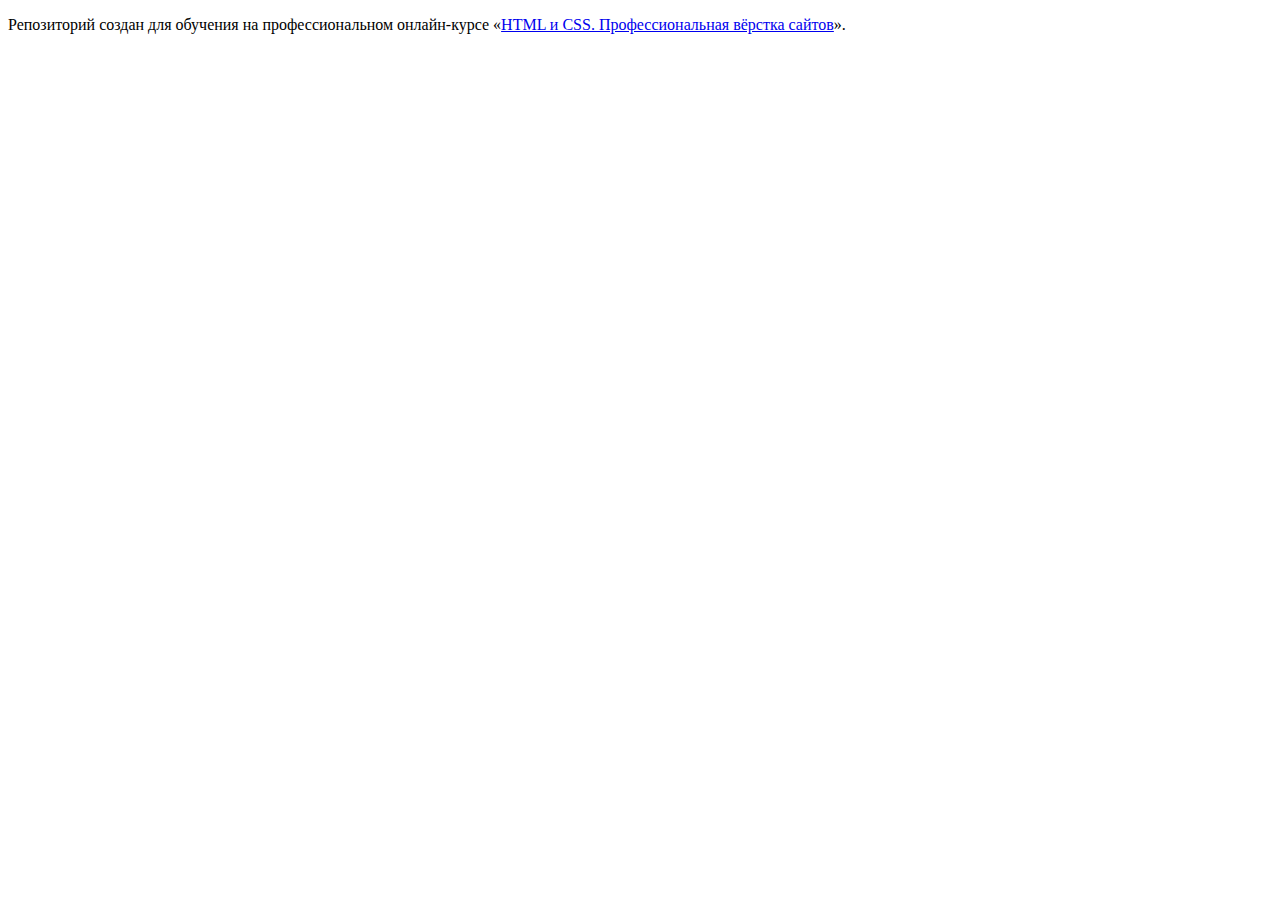
<file: index.html>
<!DOCTYPE html>
<html lang="ru">
  <head>
    <meta charset="utf-8">
    <title>HTML Academy: {{projectTitle}}</title>
  </head>
  <body>

    <p>Репозиторий создан для обучения на профессиональном онлайн‑курсе «<a href="https://htmlacademy.ru/intensive/htmlcss">HTML и CSS. Профессиональная вёрстка сайтов</a>».</p>

  </body>
</html>
</file>
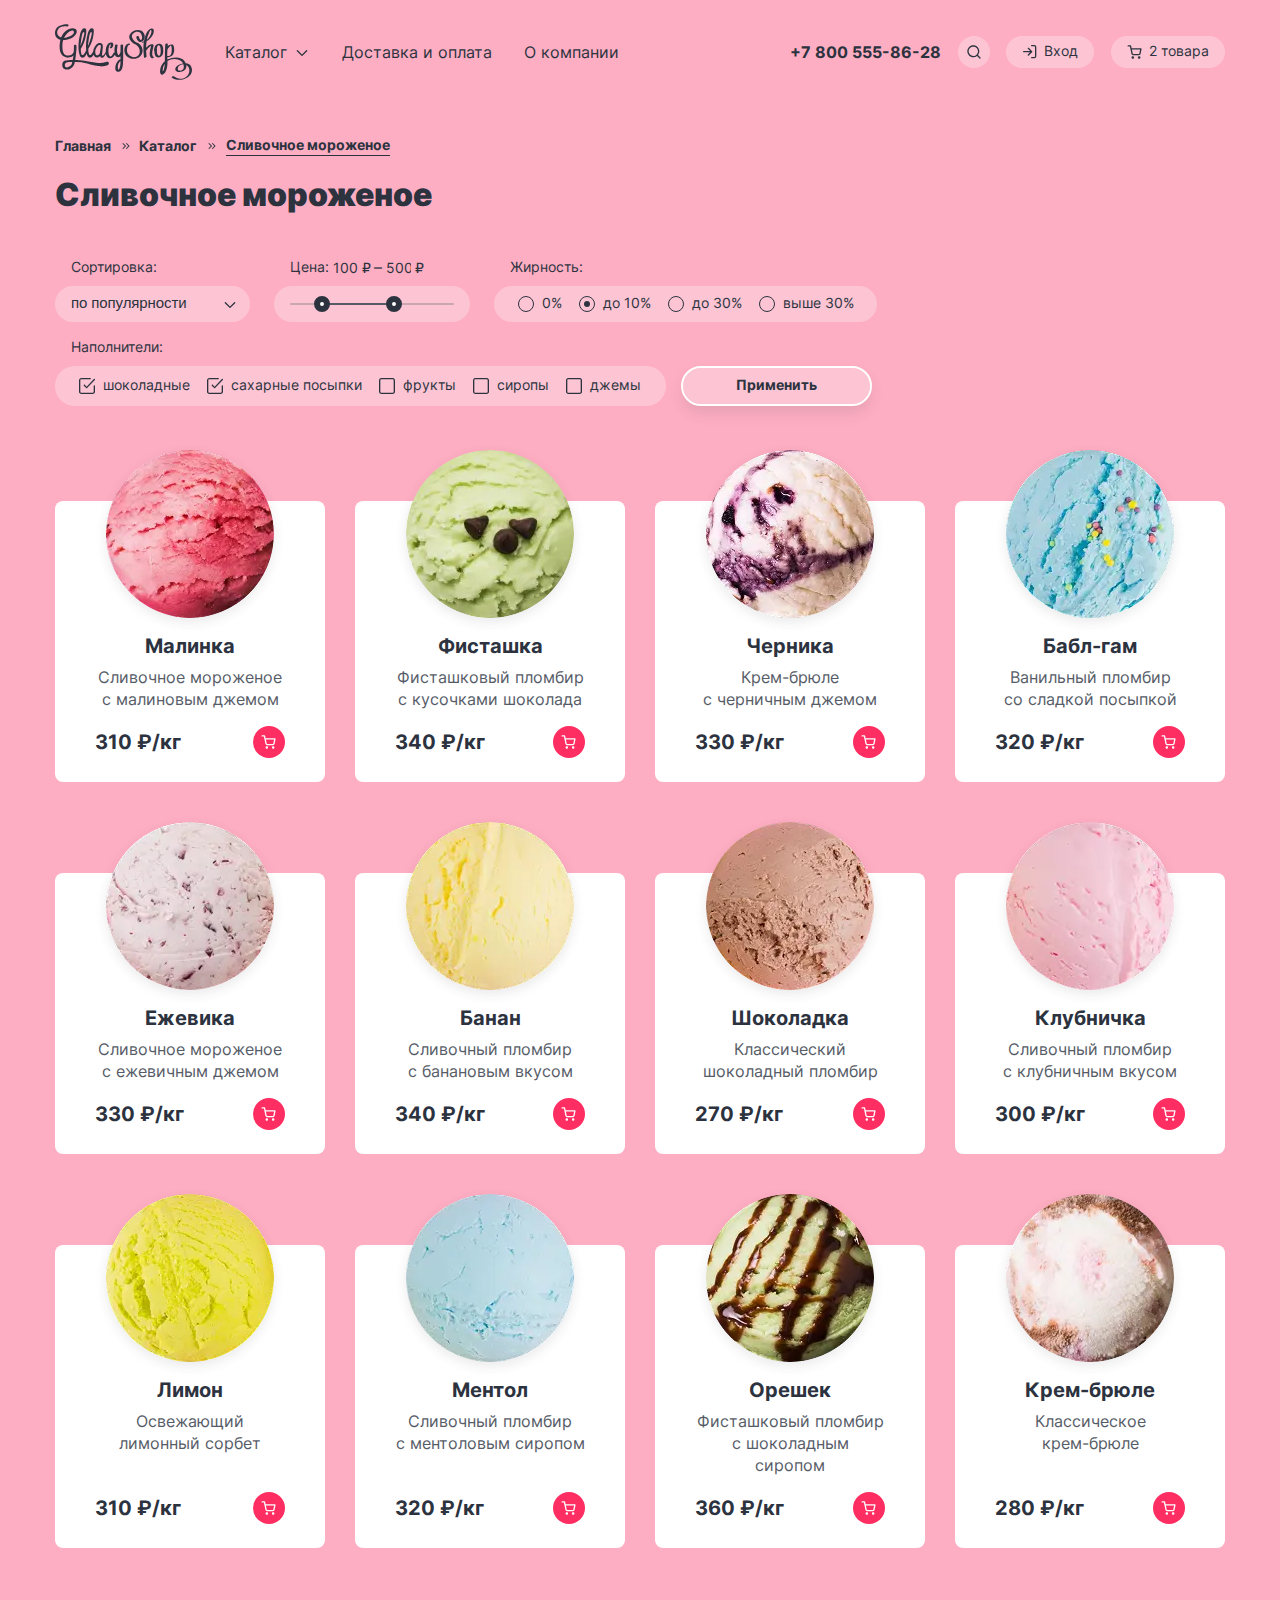
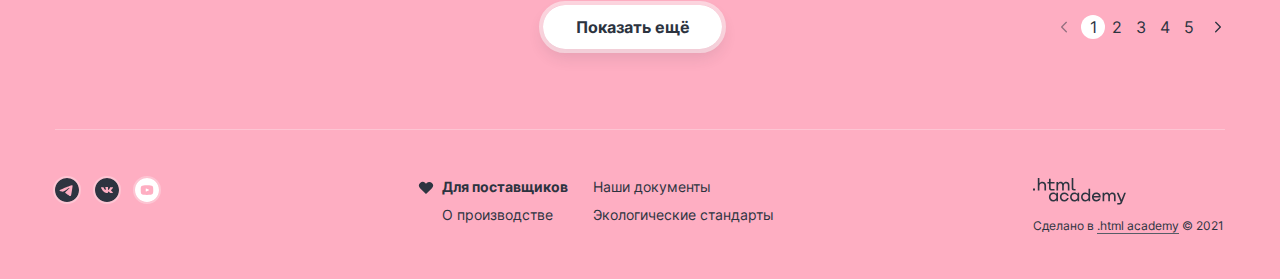
<file: catalog.html>
<!DOCTYPE html>
<html lang="ru">
<head>
  <meta charset="utf-8">
  <meta name="viewport" content="width=1170" />
  <title>HTML Academy: Gllacy - Сливочное мороженое</title>
  <link rel="icon" type="image/png" href="img/favicon/32.png">
  <link rel="icon" type="image/svg+xml" href="img/favicon/32.svg">
  <link rel="apple-touch-icon" href="img/favicon/152.png">
  <link rel="stylesheet" href="./style/style.css">
</head>
  <body class="main-body">
    <div class="container container-main">
      <header class="main-header">
        <div class="container-left">
          <a class="logo" href="index.html">
            <img class="logo-img" src="img/logo/logo.svg" width="137" height="56" alt="Gllacy - Магазин мороженного">
          </a>
          <nav class="menu">
            <ul class="menu-list">
              <li class="menu-list__item">
                <a href="" class="menu-list__link menu-list__link--dropdown">Каталог</a>
                <ul class="menu-list dropdown">
                  <li class="dropdown__item">
                    <a class="dropdown-link dropdown-link--new">Новинки</a>
                  </li>
                  <li class="dropdown__item">
                    <a class="dropdown-link" href="#product">Сливочное</a>
                  </li>
                  <li class="dropdown__item">
                    <a class="dropdown-link" href="#product">Щербеты</a>
                  </li>
                  <li class="dropdown__item">
                    <a class="dropdown-link" href="#product">Фруктовый лед</a>
                  </li>
                  <li class="dropdown__item">
                    <a class="dropdown-link" href="#product">Мелорин</a>
                  </li>
                </ul>
              </li>
              <li class="menu-list__item">
                <a class="menu-list__link" href="#delivery">Доставка и оплата</a>
              </li>
              <li class="menu-list__item">
                <a class="menu-list__link" href="#company">О компании</a>
              </li>
            </ul>
          </nav>
        </div>
        <div class="container-right">
          <a class="number-telephone" href="tel:+78005558628">+7 800 555-86-28</a>
          <form class="form-search" action="/" method="POST">
            <button class="header-button form-search__button" type="button">
              <span class="visually-hidden">Кнопка поиск</span>
            </button>
            <label class="dropdown">
              <input class="input form-search__input" id="search" type="search" placeholder="Поиск по сайту">
            </label>
          </form>
          <div class="container-login">
            <a class="header-button button-login" href="">
              <span class="visually-hidden">Вход в личный кабинет</span>
              Вход
            </a>
            <div class="dropdown dropdown-login">
              <p class="title-three dropdown-login__title">Личный кабинет</p>
              <form class="dropdown-login__form" action="/" method="POST">
                <label class="visually-hidden" for="email-login">
                  Введите email
                </label>
                <input class="input dropdown-login__input" id="email-login" type="email" name="email-login" placeholder="email@example.com" required>
                <label class="visually-hidden" for="password-login">
                  Введите ваш пароль
                </label>
                <input class="input dropdown-login__input" id="password-login" type="password" name="password-login" autocomplete="off" required>
                <div class="dropdown-login__buttons">
                  <button class="button-other dropdown-login__button" type="submit">Войти</button>
                  <div class="dropdown-login__forgot">
                    <a class="dropdown-login__link" href="">Забыли пароль?</a>
                    <a class="dropdown-login__link" href="">Регистрация</a>
                  </div>
                </div>
              </form>
            </div>
          </div>
          <div class="container-cart">
            <a class="header-button button-cart" href="#cart">
              <span class="visually-hidden">В корзине - </span>
              2 товара
            </a>
            <div class="dropdown dropdown-cart">
              <p class="dropdown__title title-three">Корзина</p>
              <ul class="dropdown-cart__list">
                <li class="dropdown-cart__item">
                  <div class="dropdown-cart__info">
                    <p class="title-five dropdown-cart__title">Малинка</p>
                    <p class="dropdown-cart__calculate">1 кг х 310 ₽</p>
                  </div>
                  <picture class="dropdown-cart__media">
                    <source type="image/webp" srcset="img/product/product-1.webp, img/product/product-1@2x.webp 2x">
                    <img class="dropdown-cart__image" src="img/product/product-1.png" srcset="img/product/product-1@2x.png 2x" width="46" height="46" alt="Мороженое - Малинка">
                  </picture>
                  <p class="title-five dropdown-cart__total">310
                    <span class="dropdown-cart__currency">₽</span>
                  </p>
                  <button class="button-close dropdown-cart__delete" type="button">
                        <span class="visually-hidden">
                          Удалить товар
                        </span>
                  </button>
                </li>
                <li class="dropdown-cart__item">
                  <div class="dropdown-cart__info">
                    <p class="title-five dropdown-cart__title">Бабл-гам</p>
                    <p class="dropdown-cart__calculate">1,5 кг х 320 ₽</p>
                  </div>
                  <picture class="dropdown-cart__media">
                    <source type="image/webp" srcset="img/product/product-4.webp, img/product/product-4@2x.webp 2x">
                    <img class="dropdown-cart__image" src="img/product/product-4.png" srcset="img/product/product-4@2x.png 2x" width="46" height="46" alt="Мороженое Бабл-гам">
                  </picture>
                  <p class="title-five dropdown-cart__total">480
                    <span class="dropdown-cart__currency">₽</span>
                  </p>
                  <button class="button-close dropdown-cart__delete" type="button"></button>
                </li>
              </ul>
              <div class="dropdown-cart__total-price">
                <a class="button-other dropdown-cart__button" href="#order">Оформить заказ</a>
                <p class="dropdown-cart__total title-five">
                  <span>Итого:</span>
                  <span>790 <span class="dropdown-cart__currency">₽</span></span>
                </p>
              </div>
            </div>
          </div>
        </div>
      </header>
      <main class="main">
        <h1 class="visually-hidden">Каталог сливочного мороженного</h1>
        <section class="catalog">
          <header class="catalog__header">
            <h2 class="catalog__title title-two">Сливочное мороженое</h2>
            <ul class="breadcrumbs">
              <li class="breadcrumbs__item">
                <a class="breadcrumbs__link" href="index.html">Главная</a>
              </li>
              <li  class="breadcrumbs__item">
                <a class="breadcrumbs__link" href="">Каталог</a>
              </li>
              <li class="breadcrumbs__item">
                <a class="breadcrumbs__link breadcrumbs__link--active">Сливочное мороженое</a>
              </li>
            </ul>
          </header>
          <form class="filter" action="/" method="GET">
            <fieldset class="filter__container">
              <legend class="visually-hidden" aria-hidden="true">Сортировка:</legend>
              <label for="sort_by" class="filter__title">Сортировка:</label>
              <select class="filter__container-input select" name="sort-by" id="sort_by">
                <option value="popularity" selected>по популярности</option>
                <option value="price">по цене</option>
              </select>
            </fieldset>
            <fieldset class="filter__container toggle-price">
              <legend class="visually-hidden">Цена:</legend>
              <div class="toggle-price__minmax">
                <span class="filter__title" aria-hidden="true">Цена:</span>
                <label class="toggle-price__min">
                  <span class="visually-hidden">от</span>
                  <input class="toggle-price__min-input" type="number" name="min-price-range" value="100" min="100" max="500">
                </label>
                <label class="toggle-price__max">
                  <span class="visually-hidden">до</span>
                  <input class="toggle-price__max-input" type="number" name="max-price-range" value="500" min="100" max="500">
                </label>
              </div>
              <div class="filter__container-input">
                <div class="toggle-range">
                  <div class="toggle-range__slider">
                    <div class="toggle-range__visual-total"></div>
                  </div>
                  <button class="toggle-range__button toggle-range__button--min" type="button">
                    <span class="visually-hidden">Изменить минимальную цену</span>
                  </button>
                  <button class="toggle-range__button toggle-range__button--max" type="button">
                    <span class="visually-hidden">Изменить максимальную цену</span>
                  </button>
                </div>
              </div>
            </fieldset>
            <fieldset class="filter__container">
              <legend class="filter__title">Жирность:</legend>
              <div class="filter__container-input radio">
                <label class="radio__container">
                  <input class="visually-hidden" type="radio" name="fat-content" value="0">
                  <span class="radio__input"></span>
                  <span class="radio__value">0%</span>
                </label>
                <label class="radio__container">
                  <input class="visually-hidden" type="radio" name="fat-content" value="10" checked>
                  <span class="radio__input"></span>
                  <span class="radio__value">до 10% </span>
                </label>
                <label class="radio__container">
                  <input class="visually-hidden" type="radio" name="fat-content" value="30">
                  <span class="radio__input"></span>
                  <span class="radio__value">до 30% </span>
                </label>
                <label class="radio__container">
                  <input class="visually-hidden" type="radio" name="fat-content" value="30+">
                  <span class="radio__input"></span>
                  <span class="radio__value">выше 30%</span>
                </label>
              </div>
            </fieldset>
            <fieldset class="filter__container">
              <legend class="filter__title">Наполнители:</legend>
              <div class="filter__container-input checkbox">
                <label class="checkbox__container">
                  <input class="visually-hidden" type="checkbox" name="fillers" value="chocolate" checked>
                  <span class="checkbox__input"></span>
                  <span class="checkbox__value">шоколадные</span>
                </label>
                <label class="checkbox__container">
                  <input class="visually-hidden" type="checkbox" name="fillers" value="sugar-sprinkles" checked>
                    <span class="checkbox__input"></span>
                  <span class="checkbox__value">сахарные посыпки</span>
                </label>
                <label class="checkbox__container">
                  <input class="visually-hidden" type="checkbox" name="fillers" value="fruits">
                  <span class="checkbox__input"></span>
                  <span class="checkbox__value">фрукты</span>
                </label>
                <label class="checkbox__container">
                  <input class="visually-hidden" type="checkbox" name="fillers" value="syrups">
                  <span class="checkbox__input"></span>
                  <span class="checkbox__value">сиропы</span>
                </label>
                <label class="checkbox__container">
                  <input class="visually-hidden" type="checkbox" name="fillers" value="jams">
                  <span class="checkbox__input"></span>
                  <span class="checkbox__value">джемы</span>
                </label>
              </div>
            </fieldset>
            <button class="button filter__button" type="submit"
            >Применить</button>
          </form>
          <div class="catalog__products">
            <article class="product">
              <div class="product__content">
                <h3 class="product__title title-four">Малинка</h3>
                <p class="product__description">Сливочное мороженое с малиновым джемом</p>
              </div>
              <div class="product__price">
                <p class="title-four">310
                  <span class="product__currency">₽</span>
                  /
                  <span class="product__weight">кг</span>
                </p>
                <a class="product__button product__button--cart" href="">
                  <span class="visually-hidden">Положить в корзину</span>
                </a>
              </div>
              <picture class="product__media">
                <source type="image/webp" srcset="img/product/product-1.webp, img/product/product-1@2x.webp 2x">
                <img class="product__image" src="img/product/product-1.png" srcset="img/product/product-1@2x.png 2x" width="168" height="168" alt="Мороженое Малинка">
              </picture>
            </article>
            <article class="product">
              <div class="product__content">
                <h3 class="product__title title-four">Фисташка</h3>
                <p class="product__description">Фисташковый пломбир с кусочками шоколада</p>
              </div>
              <div class="product__price">
                <p class="title-four">340
                  <span class="product__currency">₽</span>
                  /
                  <span class="product__weight">кг</span>
                </p>
                <a class="product__button product__button--cart" href="">
                  <span class="visually-hidden">Положить в корзину</span>
                </a>
              </div>
              <picture class="product__media">
                <source type="image/webp" srcset="img/product/product-2.webp, img/product/product-2@2x.webp 2x">
                <img class="product__image" src="img/product/product-2.png" srcset="img/product/product-2@2x.png 2x" width="168" height="168" alt="Мороженое Фисташка">
              </picture>
            </article>
            <article class="product">
              <div class="product__content">
                <h3 class="product__title title-four">Черника</h3>
                <p class="product__description">Крем-брюле <br>с черничным джемом</p>
              </div>
              <div class="product__price">
                <p class="title-four">330
                  <span class="product__currency">₽</span>
                  /
                  <span class="product__weight">кг</span>
                </p>
                <a class="product__button product__button--cart" href="">
                  <span class="visually-hidden">Положить в корзину</span>
                </a>
              </div>
              <picture class="product__media">
                <source type="image/webp" srcset="img/product/product-3.webp, img/product/product-3@2x.webp 2x">
                <img class="product__image" src="img/product/product-3.png" srcset="img/product/product-3@2x.png 2x" width="168" height="168" alt="Мороженое Черника">
              </picture>
            </article>
            <article class="product">
              <div class="product__content">
                <h3 class="product__title title-four">Бабл-гам</h3>
                <p class="product__description">Ванильный пломбир <br>со сладкой посыпкой</p>
              </div>
              <div class="product__price">
                <p class="title-four">320
                  <span class="product__currency">₽</span>
                  /
                  <span class="product__weight">кг</span>
                </p>
                <a class="product__button product__button--cart" href="">
                  <span class="visually-hidden">Положить в корзину</span>
                </a>
              </div>
              <picture class="product__media">
                <source type="image/webp" srcset="img/product/product-4.webp, img/product/product-4@2x.webp 2x">
                <img class="product__image" src="img/product/product-4.png" srcset="img/product/product-4@2x.png 2x" width="168" height="168" alt="Мороженое Бабл-гам">
              </picture>
            </article>
            <article class="product">
              <div class="product__content">
                <h3 class="product__title title-four">Ежевика</h3>
                <p class="product__description">Сливочное мороженое с ежевичным джемом</p>
              </div>
              <div class="product__price">
                <p class="title-four">330
                  <span class="product__currency">₽</span>
                  /
                  <span class="product__weight">кг</span>
                </p>
                <a class="product__button product__button--cart" href="">
                  <span class="visually-hidden">Положить в корзину</span>
                </a>
              </div>
              <picture class="product__media">
                <source type="image/webp" srcset="img/product/product-5.webp, img/product/product-5@2x.webp 2x">
                <img class="product__image" src="img/product/product-5.png" srcset="img/product/product-5@2x.png 2x" width="168" height="168" alt="Мороженое Ежевика">
              </picture>
            </article>
            <article class="product">
              <div class="product__content">
                <h3 class="product__title title-four">Банан</h3>
                <p class="product__description">Сливочный пломбир <br>с банановым вкусом</p>
              </div>
              <div class="product__price">
                <p class="title-four">340
                  <span class="product__currency">₽</span>
                  /
                  <span class="product__weight">кг</span>
                </p>
                <a class="product__button product__button--cart" href="">
                  <span class="visually-hidden">Положить в корзину</span>
                </a>
              </div>
              <picture class="product__media">
                <source type="image/webp" srcset="img/product/product-6.webp, img/product/product-6@2x.webp 2x">
                <img class="product__image" src="img/product/product-6.png" srcset="img/product/product-6@2x.png 2x" width="168" height="168" alt="Мороженое Банан">
              </picture>
            </article>
            <article class="product">
              <div class="product__content">
                <h3 class="product__title title-four">Шоколадка</h3>
                <p class="product__description">Классический шоколадный пломбир</p>
              </div>
              <div class="product__price">
                <p class="title-four">270
                  <span class="product__currency">₽</span>
                  /
                  <span class="product__weight">кг</span>
                </p>
                <a class="product__button product__button--cart" href="">
                  <span class="visually-hidden">Положить в корзину</span>
                </a>
              </div>
              <picture class="product__media">
                <source type="image/webp" srcset="img/product/product-7.webp, img/product/product-7@2x.webp 2x">
                <img class="product__image" src="img/product/product-7.png" srcset="img/product/product-7@2x.png 2x" width="168" height="168" alt="Мороженое Шоколадка">
              </picture>
            </article>
            <article class="product">
              <div class="product__content">
                <h3 class="product__title title-four">Клубничка</h3>
                <p class="product__description">Сливочный пломбир <br>с клубничным вкусом</p>
              </div>
              <div class="product__price">
                <p class="title-four">300
                  <span class="product__currency">₽</span>
                  /
                  <span class="product__weight">кг</span>
                </p>
                <a class="product__button product__button--cart" href="">
                  <span class="visually-hidden">Положить в корзину</span>
                </a>
              </div>
              <picture class="product__media">
                <source type="image/webp" srcset="img/product/product-8.webp, img/product/product-8@2x.webp 2x">
                <img class="product__image" src="img/product/product-8.png" srcset="img/product/product-8@2x.png 2x" width="168" height="168" alt="Мороженое Клубничка">
              </picture>
            </article>
            <article class="product">
              <div class="product__content">
                <h3 class="product__title title-four">Лимон</h3>
                <p class="product__description">Освежающий лимонный сорбет</p>
              </div>
              <div class="product__price">
                <p class="title-four">310
                  <span class="product__currency">₽</span>
                  /
                  <span class="product__weight">кг</span>
                </p>
                <a class="product__button product__button--cart" href="">
                  <span class="visually-hidden">Положить в корзину</span>
                </a>
              </div>
              <picture class="product__media">
                <source type="image/webp" srcset="img/product/product-9.webp, img/product/product-9@2x.webp 2x">
                <img class="product__image" src="img/product/product-9.png" srcset="img/product/product-9@2x.png 2x" width="168" height="168" alt="Мороженое Лимон">
              </picture>
            </article>
            <article class="product">
              <div class="product__content">
                <h3 class="product__title title-four">Ментол</h3>
                <p class="product__description">Сливочный пломбир<br> с ментоловым сиропом</p>
              </div>
              <div class="product__price">
                <p class="title-four">320
                  <span class="product__currency">₽</span>
                  /
                  <span class="product__weight">кг</span>
                </p>
                <a class="product__button product__button--cart" href="">
                  <span class="visually-hidden">Положить в корзину</span>
                </a>
              </div>
              <picture class="product__media">
                <source type="image/webp" srcset="img/product/product-10.webp, img/product/product-10@2x.webp 2x">
                <img class="product__image" src="img/product/product-10.png" srcset="img/product/product-10@2x.png 2x" width="168" height="168" alt="Мороженое Ментол">
              </picture>
            </article>
            <article class="product">
              <div class="product__content">
                <h3 class="product__title title-four">Орешек</h3>
                <p class="product__description">Фисташковый пломбир с шоколадным сиропом</p>
              </div>
              <div class="product__price">
                <p class="title-four">360
                  <span class="product__currency">₽</span>
                  /
                  <span class="product__weight">кг</span>
                </p>
                <a class="product__button product__button--cart" href="">
                  <span class="visually-hidden">Положить в корзину</span>
                </a>
              </div>
              <picture class="product__media">
                <source type="image/webp" srcset="img/product/product-11.webp, img/product/product-11@2x.webp 2x">
                <img class="product__image" src="img/product/product-11.png" srcset="img/product/product-11@2x.png 2x" width="168" height="168" alt="Мороженое Орешек">
              </picture>
            </article>
            <article class="product">
              <div class="product__content">
                <h3 class="product__title title-four">Крем-брюле</h3>
                <p class="product__description">Классическое <br>крем-брюле</p>
              </div>
              <div class="product__price">
                <p class="title-four">280
                  <span class="product__currency">₽</span>
                  /
                  <span class="product__weight">кг</span>
                </p>
                <a class="product__button product__button--cart" href="">
                  <span class="visually-hidden">Положить в корзину</span>
                </a>
              </div>
              <picture class="product__media">
                <source type="image/webp" srcset="img/product/product-12.webp, img/product/product-12@2x.webp 2x">
                <img class="product__image" src="img/product/product-12.png" srcset="img/product/product-12@2x.png 2x" width="168" height="168" alt="Мороженое Крем-брюле">
              </picture>
            </article>
          </div>
          <footer class="catalog__footer">
            <button class="button button--more" type="button">Показать ещё</button>
            <ul class="pagination">
              <li class="pagination__item pagination__item--button">
                <button class="pagination__button pagination__button-prev" type="button" disabled>
                  <span class="visually-hidden">Предыдущая страница</span>
                </button>
              </li>
              <li class="pagination__item">
                <a class="pagination__button pagination__button--active" href="">1</a>
              </li>
              <li class="pagination__item">
                <a class="pagination__button" href="">2</a>
              </li>
              <li class="pagination__item">
                <a class="pagination__button" href="">3</a>
              </li>
              <li class="pagination__item">
                <a class="pagination__button" href="">4</a>
              </li>
              <li class="pagination__item">
                <a class="pagination__button" href="">5</a>
              </li>
              <li class="pagination__item pagination__item--button">
                <button class="pagination__button pagination__button-next" type="button">
                  <span class="visually-hidden">Следующая страница</span>
                </button>
              </li>
            </ul>
          </footer>
        </section>
      </main>
      <footer class="main-footer" >
        <ul class="social main-footer__social">
          <li class="social__item">
            <a class="social__link social__link--telegram" href="https://t.me/htmlacademy">
              <span class="visually-hidden">Телеграмм</span>
            </a>
          </li>
          <li class="social__item">
            <a class="social__link social__link--vk" href="https://vk.com/htmlacademy">
              <span class="visually-hidden">Вконтакте</span>
            </a>
          </li>
          <li class="social__item">
            <a class="social__link social__link--youtube" href="https://www.youtube.com/user/htmlacademyru">
              <span class="visually-hidden">Youtube</span>
            </a>
          </li>
        </ul>
        <ul class="footer-menu">
          <li class="footer-menu__item footer-menu__item--favorite">
            <a class="footer-menu__link" href="">Для поставщиков</a>
          </li>
          <li class="footer-menu__item">
            <a class="footer-menu__link" href="">Наши документы</a>
          </li>
          <li class="footer-menu__item ">
            <a class="footer-menu__link" href="">О производстве</a>
          </li>
          <li class="footer-menu__item">
            <a class="footer-menu__link" href="">Экологические стандарты</a>
          </li>
        </ul>
        <div class="copyright main-footer__copyright">
          <a class="copyright__logo-link" href="https://htmlacademy.ru/">
            <img class="copyright__logo-img" src="img/logo/logo-htmlacademy.svg" width="93" height="27" alt="Логотип обучающего центра - htmlacademy">
          </a>
          <p class="copyright__text">
            Сделано в <a class="copyright__link" href="https://htmlacademy.ru/">.html academy</a> © 2021
          </p>
        </div>
      </footer>
    </div>
  <script src="js/main.js" type="module"></script>
  </body>
</html>
</file>
<file: style/style.css>
@font-face {
  font-family: 'inter';
  src: url('../fonts/inter-400.woff2') format('woff2');
  font-weight: 400;
  font-display: swap;
}
@font-face {
  font-family: 'inter';
  src: url('../fonts/inter-700.woff2') format('woff2');
  font-weight: 500;
  font-display: swap;
}
@font-face {
  font-family: 'inter';
  src: url('../fonts/inter-900.woff2') format('woff2');
  font-weight: 700;
  font-display: swap;
}
@font-face {
  font-family: 'inter';
  src: url('../fonts/Inter-900-for-rub.woff2') format('woff2');
  font-weight: 900;
  font-display: swap;
}
:root {
  --basic-color-extradark: hsla(218, 17%, 21%, 1);
  --basic-color-dark: hsla(218, 9%, 37%, 1);
  --basic-color-darklight: hsla(218, 9%, 37%, 0.3);
  --basic-color-neutral: hsla(0, 0%, 73%, 1);
  --basic-color-light: hsla(0, 0%, 91%, 1);
  --basic-color-lighter: hsla(0, 0%, 99%, 0.50);
  --basic-color-extralighter: hsla(0, 0%, 99%, 0.30);
  --basic-color-extralight: hsla(0, 0%, 99%, 1);
  --basic-color-white: hsla(0, 0%, 100%, 1);

  --additional-color-extrabright: hsla(345, 100%, 59%, 1);
  --additional-color-bright: hsla(345, 100%, 65%, 1);
  --additional-color-neutral: hsla(345, 100%, 73%, 1);
  --additional-color-light: hsla(345, 98%, 84%, 1);
  --additional-color-extralight: hsla(345, 100%, 90%, 1);
  --additional-color-blue: hsla(214, 100%, 71%, 1);
  --additional-color-yellow: hsla(42, 97%, 65%, 1);

  --status-error: hsla(0, 78%, 62%, 1);
  --status-warning: hsla(29, 98%, 59%, 1);
  --status-success: hsla(155, 100%, 45%, 1);

  --font-family: 'inter';
  --weight-normal: 400;
  --weight-middle: 500;
  --weight-bold: 700;
  --weight-rub: 900;

  --shadow-light: 0px 4px 12px rgba(45, 52, 64, 0.1);
  --shadow-middle: 0px 8px 16px rgba(45, 52, 64, 0.12);
  --shadow-big: 0px 15px 40px rgba(45, 52, 64, 0.12);
}

*,
*:before,
*:after {
  box-sizing: border-box;
}
img  {
  pointer-events: none;
}
input[type="number"]::-webkit-inner-spin-button,
input[type="number"]::-webkit-outer-spin-button {
  -webkit-appearance: none;
  margin: 0;
}
input[type="number"] {
  -moz-appearance: textfield;
}
.main-body {
  min-width: 1170px;
  margin: 0;
  padding: 0;
  font-family: var(--font-family), sans-serif;
  font-size: 16px;
  font-weight: var(--weight-normal);
  line-height: 20px;
  color: var(--basic-color-extradark);
  background-color: var(--additional-color-light);
  transition: background-color 0.2s ease;
}
.visually-hidden {
  position: absolute;
  width: 1px;
  height: 1px;
  margin: -1px;
  border: 0;
  padding: 0;
  white-space: nowrap;
  clip-path: inset(100%);
  clip: rect(0 0 0 0);
  overflow: hidden;
}

.slider-active--1 {
  background-color: var(--additional-color-light);
}
.slider-active--2 {
  background-color: var(--additional-color-blue);
}
.slider-active--3 {
  background-color: var(--additional-color-yellow);
}

.title-one {
  font-family: inherit;
  font-weight: var(--weight-bold);
  font-size: 36px;
  line-height: 46px;
}
.title-two {
  font-family: inherit;
  font-weight: var(--weight-bold);
  font-size: 32px;
  line-height: 46px;
}
.title-three {
  font-family: inherit;
  font-weight: var(--weight-middle);
  font-size: 24px;
  line-height: 30px;
}
.title-four {
  font-family: inherit;
  font-weight: var(--weight-middle);
  font-size: 20px;
  line-height: 24px;
}
.title-five {
  font-family: inherit;
  font-weight: var(--weight-bold);
  font-size: 18px;
  line-height: 22px;
}

.container {
  max-width: 1170px;
  margin: 0 auto;
}
.container-left,
.container-right {
  display: flex;
  flex-wrap: wrap;
  align-items: center;
  column-gap: 17px;
}
.container-left {
  order: 0;
}
.container-right {
  order: 1;
  gap: 8px 17px;
  justify-content: end;
}
.container-margin {
  margin-bottom: 80px;
}
.container-main {
  display: grid;
  grid-template-rows: auto 1fr auto;
  min-height: 100vh;
}

.body-overlay {
  overflow: hidden;
}

.button {
  position: relative;
  display: inline-flex;
  justify-content: center;
  align-items: center;
  padding: 12px 32px 12px 33px;
  font-family: inherit;
  font-weight: var(--weight-middle);
  font-size: 16px;
  line-height: 20px;
  color: var(--basic-color-extradark);
  text-align: center;
  text-decoration: none;
  border: none;
  outline: 4px solid var(--basic-color-lighter);
  border-radius: 26px;
  background-color: var(--basic-color-white);
  box-shadow: var(--shadow-middle);
  transition: background-color 0.2s, outline 0.2s;
  cursor: pointer;
  user-select: none;
}
.button:hover {
  outline-color: var(--basic-color-white);
  background-color: var(--basic-color-extralighter);
}
.button:active {
  outline-color: var(--basic-color-extradark);
  outline-width: 2px;
  background-color: var(--basic-color-white);
}
.button:focus:not(:active) {
  outline-color: var(--basic-color-extradark);
  outline-width: 2px;
  background-color: var(--basic-color-extralighter);
}
.button:disabled {
  outline-color: var(--basic-color-extralighter);
  color: var(--basic-color-neutral);
  background-color: var(--basic-color-light);
}
.button-other {
  padding: 12px 32px;
  font-family: inherit;
  font-weight: var(--weight-middle);
  font-size: 16px;
  line-height: 20px;
  color: var(--basic-color-white);
  text-decoration: none;
  border: none;
  border-radius: 26px;
  background-color: var(--additional-color-extrabright);
  outline: 4px solid var(--additional-color-extralight);
  cursor: pointer;
  box-shadow: var(--shadow-light);
  transition: background-color 0.15s, outline-color 0.15s;
}
.button-other:hover:not(:disabled) {
  color: var(--basic-color-extradark);
  background-color: transparent;
  outline-color: var(--additional-color-extrabright);
}
.button-other:active:not(:disabled) {
  background-color: var(--additional-color-light);
  outline-width: 2px;
  outline-color: var(--basic-color-extradark);
  outline-offset: -2px;
}
.button-other:focus:not(:active) {
  outline-width: 2px;
  outline-color: var(--basic-color-extradark);
  outline-offset: -2px;
}
.button-other:disabled {
  color: var(--basic-color-dark);
  background-color: var(--basic-color-neutral);
  outline-color: var(--basic-color-light);
  cursor: auto;
}
.button-close {
  min-width: 20px;
  min-height: 20px;
  border: none;
  padding: 0;
  background-color: transparent;
  background-repeat: no-repeat;
  background-size: 18px;
  background-position: center;
  background-image: url('../img/icons/cross.svg');
  cursor: pointer;
}
.button--more {
  height: fit-content;
  margin-left: auto;
}

.input {
  padding: 14px 16px;
  font-family: inherit;
  font-weight: var(--weight-normal);
  font-size: 16px;
  line-height: 20px;
  color: var(--basic-color-extradark);
  border: 1px solid var(--basic-color-neutral);
  border-radius: 4px;
  outline: none;
}
.input::placeholder {
  font-family: inherit;
  color: var(--basic-color-neutral);
}
.input:hover:not(:disabled) {
  border-color: var(--basic-color-extradark);
}
.input:focus {
  outline: 2px solid var(--basic-color-extradark);
  outline-offset: -2px;
}
.input:disabled {
  background-color: var(--basic-color-light);
  color: var(--basic-color-extradark);
}
.input-error {
  border-color: var(--status-error);
}
.input-error:hover, .input-error:focus {
  outline: 2px solid var(--status-error);
  outline-offset: -2px;
}

.header-button {
  display: inline-flex;
  align-items: center;
  justify-content: center;
  padding: 5px 16px 7px 16px;
  font-size: 14px;
  line-height: 20px;
  color: var(--basic-color-extradark);
  text-decoration: none;
  background-color: var(--basic-color-extralighter);
  border: none;
  border-radius: 30px;
  cursor: pointer;
}
.header-button:hover:not(.header-button--active) {
  background-color: var(--basic-color-lighter);
}
.header-button:active:not(.header-button--active) {
  background-color: var(--basic-color-white);
}
.header-button:focus:not(.header-button--active):not(:active) {
  outline: 2px solid var(--basic-color-extradark);
  outline-offset: -2px;
}
.header-button--active {
  background-color: var(--additional-color-bright);
  color: var(--basic-color-white);
}
.header-button--active:hover {
  opacity: 0.6;
}
.header-button--active:active {
  opacity: 0.3;
}
.header-button--active:focus:not(:active) {
  outline: 2px solid var(--basic-color-extradark);
  outline-offset: -2px;
}
.header-button::before {
  min-width: 16px;
  min-height: 16px;
  margin-top: 2px;
  mask-size: contain;
  mask-repeat: no-repeat;
  mask-position: center;
  background-color: var(--basic-color-extradark);
}
.header-button--active .form-search__button-icon {
  background-color: var(--basic-color-white);
}

.main-header {
  padding-top: 24px;
  padding-bottom: 24px;
  display: grid;
  grid-template-columns: 1fr minmax(435px, 35%);
  column-gap: 16px;
  grid-row: 1 / 2;
}

.logo {
  display: inline-flex;
}
.logo:focus {
  outline: 2px solid var(--basic-color-extradark);
}
.logo-img {
  width: 137px;
  height: 56px;
}
.dropdown {
  position: absolute;
  left: 0;
  top: 40px;
  z-index: 1;
  display: none;
  min-height: 0;
  flex-direction: column;
  padding-top: 8px;
  padding-bottom: 8px;
  background-color: var(--basic-color-white);
  border-radius: 4px;
  opacity: 0;
  visibility: hidden;
  pointer-events: none;
  transition: opacity 0.15s ease-in-out;
}
.dropdown-link {
  display: inline-flex;
  width: 100%;
  padding: 6px 15px;
  font-size: 14px;
  line-height: 20px;
  color: var(--basic-color-extradark);
  text-decoration: none;
}
.dropdown-link--new {
  flex-direction: column;
  row-gap: 13px;
  padding-bottom: 4px;
  font-weight: var(--weight-middle);
}
.dropdown-link--new::after {
  content: '';
  width: calc(100% - 5px);
  height: 1px;
  background-color: var(--basic-color-neutral);
}
.dropdown-link:not(.dropdown-link--new, .dropdown-link--active):hover {
  background-color: var(--additional-color-extralight);
}
.dropdown-link:not(.dropdown-link--new, .dropdown-link--active):active {
  background-color: var(--additional-color-neutral);
}
.dropdown-link:not(.dropdown-link--new):focus {
  outline: 2px solid var(--basic-color-extradark);
  outline-offset: 0;
}
.dropdown-link--active {
  color: var(--basic-color-white);
  background-color: var(--additional-color-bright);
}

.menu {
  display: flex;
  flex-wrap: wrap;
  flex: 1;
}
.menu-list {
  display: flex;
  flex-wrap: wrap;
  padding-left: 0;
  margin: 0;
  list-style-type: none;
}
.menu-list .dropdown {
  min-width: 138px;
}
.menu-list__item {
  position: relative;
  display: inline-flex;
}
.menu-list__link {
  padding: 8px 16px;
  font-family: inherit;
  font-weight: var(--weight-normal);
  font-size: 16px;
  line-height: 20px;
  text-decoration: none;
  color: var(--basic-color-extradark);
  transition: color 0.15s ease, background-color 0.15s ease, border-radius 0.1s ease;
  border-radius: 30px;
  cursor: pointer;
}
.menu-list__link--dropdown {
  display: flex;
  column-gap: 7px;
}
.menu-list__link--dropdown::after {
  content: '';
  align-self: center;
  min-width: 16px;
  min-height: 16px;
  -webkit-mask-image: url('../img/icons/arrow-down.svg');
  -webkit-mask-size: contain;
  -webkit-mask-repeat: no-repeat;
  -webkit-mask-position: center;
  mask-image: url('../img/icons/arrow-down.svg');
  mask-size: contain;
  mask-repeat: no-repeat;
  mask-position: center;
  background-color: var(--basic-color-extradark);
  transition: transform 0.2s ease-in-out;
}
.menu-list__link:hover:not(.menu-list__link--active),
.menu-list__link:focus:not(.menu-list__link--active) {
  background-color: var(--basic-color-lighter);
}
.menu-list__link:active:not(.menu-list__link--active) {
  background-color: var(--basic-color-white);
}
.menu-list__link:focus:not(.menu-list__link--active):not(:active) {
  outline: 2px solid var(--basic-color-extradark);
  outline-offset: -2px;
}
.menu-list__link--active {
  color: var(--basic-color-white);
  background-color: var(--additional-color-bright);
}
.menu-list__link--active ~ .dropdown {
  opacity: 1;
  min-height: 100%;
  display: block;
  visibility: visible;
  pointer-events: auto;
}
.menu-list__link--active:hover {
  opacity: 0.6;
}
.menu-list__link--active:active {
  opacity: 0.3;
}
.menu-list__link--active:focus:not(:active) {
  outline: 2px solid var(--basic-color-extradark);
  outline-offset: -2px;
}
.menu-list__link--active::after  {
  transform: rotate(180deg);
  background-color: var(--basic-color-white);
}

.number-telephone {
  font-family: inherit;
  font-weight: var(--weight-middle);
  font-size: 16px;
  line-height: 20px;
  color: var(--basic-color-extradark);
  text-decoration: none;
}
.number-telephone:focus {
  outline: 2px solid var(--basic-color-extradark);
}

.form-search {
  position: relative;
  display: inline-flex;
  margin-right: -1px;
}
.form-search__button {
  position: relative;
  width: 32px;
  height: 32px;
  padding: 0;
  border-radius: 50%;
}
.form-search__button::before {
  content: '';
  margin: 0 0 0 0;
  width: inherit;
  height: inherit;
  mask-image: url('../img/icons/search.svg');
  mask-size: 16px;
  mask-repeat: no-repeat;
  mask-position: center;
  background-color: var(--basic-color-extradark);
  pointer-events: none;

}
.header-button--active.form-search__button::before{
  background-color: var(--basic-color-white);
}
.form-search__button.header-button--active ~ .dropdown {
  opacity: 1;
  min-height: 100%;
  display: block;
  visibility: visible;
  pointer-events: auto;
}
.form-search .dropdown {
  padding: 24px 16px;
  right: 0;
  left: auto;
}
.form-search__input {
  width: 324px;
}

.container-login {
  position: relative;
}
.button-login {
  column-gap: 6px;
}
.button-login::before {
  content: '';
  mask-image: url(../img/icons/log-in.svg);
}
.header-button--active.button-login::before {
  background-color: var(--basic-color-white);
}
.button-login ~ .dropdown-login {
  padding: 48px;
  right: -1px;
  left: auto;
  min-width: 420px;
}
.button-login.header-button--active ~ .dropdown {
  opacity: 1;
  min-height: 100%;
  display: block;
  visibility: visible;
  pointer-events: auto;
}

.dropdown-login__title {
  margin: 0 0 32px 0;
}
.dropdown-login__form {
  display: flex;
  flex-direction: column;
  gap: 16px;
}
.dropdown-login__input {
  padding: 13px 15px;
}
.dropdown-login__buttons {
  display: inline-flex;
  gap: 23px;
  margin: 16px 0 0 0;
}
.dropdown-login__button {
  height: fit-content;
}
.dropdown-login__forgot {
  display: flex;
  flex-direction: column;
  gap: 4px;
}
.dropdown-login__link {
  font-size: 14px;
  line-height: 20px;
  color: var(--basic-color-extradark);
}

.container-cart {
  position: relative;
  display: inline-flex;
}
.button-cart {
  column-gap: 6px;
  position: relative;
}
.button-cart::before {
  content: '';
  mask-image: url('../img/icons/cart.svg');
}
.header-button--active.button-cart::before {
  background-color: var(--basic-color-white);
}
.container-cart .dropdown-cart {
  padding: 48px;
  right: 0;
  left: auto;
  min-width: 441px;
}
.button-cart.header-button--active ~ .dropdown-cart {
  opacity: 1;
  min-height: 100%;
  display: block;
  visibility: visible;
  pointer-events: auto;
}

.dropdown__title {
  margin-top: 0;
  margin-bottom: 32px;
}
.dropdown-cart {
  word-break: break-word;
  box-shadow: var(--shadow-big);
}
.dropdown-cart__list {
  margin: 16px 0;
  padding: 0 0 27px 0;
  list-style: none;
  display: flex;
  flex-direction: column;
  gap: 20px 24px;
  border-bottom: 1px solid var(--basic-color-light);
}
.dropdown-cart__item {
  display: flex;
  column-gap: 16px;
}
.dropdown-cart__info {
  display: flex;
  flex-direction: column;
  flex: 0 0 32%;
}
.dropdown-cart__title {
  margin: 0 0 3px 0;
}
.dropdown-cart__calculate {
  margin: 0;
  font-size: 14px;
  line-height: 20px;
  color: var(--basic-color-neutral);
}
.dropdown-cart__media {
  order: -1;
  align-self: center;
}
.dropdown-cart__total {
  flex: 1 0 30%;
  align-content: center;
  margin: -4px -3px 0 0;
  text-align: center;
}
.dropdown-cart__currency {
  font-family: 'inter Rub', sans-serif;
}
.dropdown-cart__delete {
  flex: 0 0 16px;
  align-self: center;
  margin: -5px 0 0 0;
}
.dropdown-cart__total-price {
  display: flex;
  margin: 32px 0 0 0;
}
.dropdown-cart__button {
  padding: 12px 32px 12px 33px;
}
.dropdown-cart__total-price .dropdown-cart__total {
  text-align: right;
  margin: 2px 0 0 0;
}

.main {
  grid-row: 2 / 3;
}

.slider {
  padding: 21px 0 0 0;
}
.slider__images {
  position: relative;
}
.slider__list {
  display: grid;
  grid-template-columns: 525px 1fr;
  align-items: center;
  column-gap: 2px;
}
.slider__item {
  display: none;
  flex-direction: column;
  justify-content: center;
  padding-left: 70px;
  margin-top: 24px;
}
.slider__item--active {
  display: flex;
}
.slider__content {
  padding-right: 20px;
  word-break: break-word;
}
.slider__title {
  margin-top: 0;
  margin-bottom: 24px;
}
.slider__description {
  margin-top: 0;
  margin-bottom: 48px;
  font-size: 18px;
  line-height: 24px;
  color: var(--basic-color-extradark);
}
.slider__button {
  margin-bottom: 21px;
}
.slider__images-list {
  display: flex;
  align-items: center;
  list-style-type: none;
  column-gap: 41px;
  padding: 0 0 0 19px;
  margin: 0;
}
.slider__images-item {
  position: relative;
  width: 100px;
  height: 150px;
  opacity: 0.4;
}
.slider__images-item::before {
  content: '';
  position: absolute;
  top: calc(50% - -2px);
  left: -1px;
  z-index: -1;
  width: 100px;
  height: 100px;
  border-radius: 50%;
  background-color: var(--basic-color-extralighter);
  transform: translateY(-50%);
}
.slider__images-item--active {
  width: 328px;
  height: 507px;
  opacity: 1;
  margin-right: 16px;
  order: -3;
}
.slider__images-item--active::before {
  width: 327px;
  height: 312px;
}
.slider__images-item--active img {
  width: fit-content;
  height: 507px;
}
.slider__picture {
  display: inline-flex;
  align-items: center;
  justify-content: center;
  margin-top: 5px;
  margin-left: 4px;
  opacity: 0.4;
  transition: opacity 0.05s ease;
}
.slider__images-item--active .slider__picture {
  opacity: 1;
}
.slider__images-item--active .slider__picture {
  margin-top: 0;
  margin-left: -2px;
}
.controls {
  display: flex;
  justify-content: space-between;
}
.controls__button {
  position: relative;
  width: 38px;
  height: 38px;
  border: 2px solid var(--basic-color-white);
  border-radius: 50%;
  background-color: var(--basic-color-extralighter);
  cursor: pointer;
  transition: background-color 0.15s ease, border-color 0.15s ease;
}
.controls__button::before {
  content: '';
  position: absolute;
  top: 50%;
  left: 50%;
  width: 16px;
  height: 16px;
  padding: 0;
  -webkit-mask-image: url('../img/icons/arrow-down.svg');
  -webkit-mask-size: contain;
  -webkit-mask-repeat: no-repeat;
  -webkit-mask-position: center;
  mask-image: url('../img/icons/arrow-down.svg');
  mask-size: contain;
  mask-repeat: no-repeat;
  mask-position: center;
  transition: background-color 0.15s ease, border-color 0.15s ease;
}
.controls__button--prev::before {
  transform: translate(-50%, -50%) rotate(90deg);
  background-color: var(--basic-color-white);
}
.controls__button--next::before {
  transform: translate(-50%, -50%) rotate(-90deg);
  background-color: var(--basic-color-white);
}

.controls__button:hover {
  border-color: var(--basic-color-white);
  background-color: var(--basic-color-white);
}
.controls__button:hover::before {
  background-color: var(--basic-color-extradark);
}

.controls__button:active {
  border-color: hsla(0, 0%, 99%, 0);
}
.controls__button:active::before {
  background-color: var(--basic-color-extradark);
}

.controls__button:focus,
.controls__button:focus-visible {
  outline: none;
  border-color: var(--basic-color-extradark);
}
.controls__button:focus::before,
.controls__button:focus-visible::before {
  background-color: var(--basic-color-extradark);
}

.slider__controls {
  position: absolute;
  top: calc(50% + 2px);
  left: 0;
  width: 363px;
  transform: translateY(-50%);
}
.slider__footer {
  display: flex;
  justify-content: space-between;
  align-items: baseline;
}
.slider__dots {
  display: flex;
  column-gap: 8px;
  padding: 0;
  margin: 0;
  list-style: none;
}
.slider__dot {
  width: 12px;
  height: 12px;
  border-radius: 50%;
  border: none;
  background-color: var(--basic-color-extralighter);
  cursor: pointer;
  transition: background-color 0.15s ease, border-color 0.2s ease;
}
.slider__dot--active {
  background-color: var(--basic-color-white);
}
.slider__dot:hover:not(:active) {
  outline: 1px solid var(--basic-color-white);
  outline-offset: -1px;
}
.slider__dot:active {
  background-color: var(--basic-color-lighter);
  outline-color: transparent;
}
.slider__dot:not(:active):focus {
  outline: 1px solid var(--basic-color-extradark);
  outline-offset: -1px;
}
.slider .social {
  margin: 1px 0 0 0;
}

.social {
  display: flex;
  flex-wrap: wrap;
  column-gap: 14px;
  padding: 0;
  margin: 1px -1px 0 0;
  list-style-type: none;
}
.social__item {
  position: relative;
  width: 26px;
  height: 26px;
  color: var(--basic-color-white);
}
.social__link {
  position: relative;
  display: inline-flex;
  padding: 0;
  margin: 0;
  width: inherit;
  height: inherit;
  border-radius: 50%;
  outline: 2px solid var(--basic-color-extralighter);
  outline-offset: -1px;
  transition: opacity 0.15s ease, outline-color 0.15s ease;
}
.social__link::before {
  content: '';
  position: absolute;
  z-index: -1;
  width: 14px;
  height: 14px;
  top: 50%;
  left: 50%;
  transform: translate(-50%, -50%);
  transition: background-color 0.15s ease;
}
.social__link:hover::before,
.social__link:active::before,
.social__link:focus::before {
  background-color: var(--basic-color-extradark);
}
.social__link:active {
  opacity: 0.5;
}
.social__link:focus:not(:active) {
  outline-color: var(--basic-color-extradark);
}

.social__link::after {
  content: '';
  width: inherit;
  height: inherit;
  background-size: 24px 24px;
  background-repeat: no-repeat;
  background-position: center;
}
.social__link--telegram::after {
  background-image: url('../img/icons/telegram.svg');
}
.social__link--vk::after {
  background-image: url('../img/icons/vk.svg');
}
.social__link--youtube::after {
  background-image: url('../img/icons/youtube.svg');
}

.gifts {
  margin-top: -1px;
  word-break: break-word;
}
.gifts__title {
  max-width: 434px;
  margin: 0 auto 55px auto;
  text-align: center;
}
.gifts__container {
  display: grid;
  grid-template-columns: 1fr 1fr;
  gap: 30px;
}
.gift {
  position: relative;
  display: flex;
  align-items: center;
  justify-content: space-between;
  border-radius: 16px;
  background-color: var(--additional-color-neutral);
  overflow: hidden;
}
.gift__content {
  padding: 36px 0 18px 36px;
}
.gift__title {
  margin: 0 0 28px 0;
}
.gift__description {
  margin: 0 0 28px 0;
  font-size: 16px;
  line-height: 22px;
  color: var(--basic-color-extradark);
}
.gift__link {
  margin: 0 0 18px 0;
}
.gift__media {
  display: flex;
  align-items: end;
  height: 100%;
}
.gift__image {
  display: flex;
}

.top-products {
  word-break: break-word;
}
.top-products__title  {
  max-width: 527px;
  margin: 0 auto 56px auto;
  padding-top: 1px;
  text-align: center;
}
.top-products__container {
  display: grid;
  grid-template-columns: repeat(4, minmax(270px, 1fr));
  gap: 30px;
  margin: 0;
  padding: 0;
  list-style-type: none;
}

.product {
  position: relative;
  display: flex;
  flex-direction: column;
  align-items: center;
  padding: 0 40px 18px 40px;
  word-break: break-word;
}
.product::before {
  content: '';
  position: absolute;
  bottom: 0;
  width: 100%;
  height: calc(100% - 51px);
  background-color: #fff;
  z-index: -5;
  border-radius: 8px;
}
.product__content {
  text-align: center;
}
.product__title {
  margin: 16px 0 8px 0;
}
.product__description {
  margin: 0 0 10px 0;
  line-height: 22px;
  color: var(--basic-color-dark);
}
.product__price {
  display: flex;
  justify-content: space-between;
  align-items: center;
  gap: 16px;
  width: 100%;
  margin-top: auto;
}
.product__price .title-four {
  margin: 10px 0;
}
.product__currency {
  margin-right: -5px;
  font-family: inherit;
  font-weight: 900;
}
.product__weight {
  margin-left: -5px;
}
.product__button {
  display: inline-flex;
  width: 32px;
  height: 32px;
  background-color: var(--additional-color-extrabright);
  border-radius: 50%;
  border: none;
  cursor: pointer;
  transition: background-color 0.15s ease, outline-color 0.15s ease;
}
.product__button--cart::before {
  content: '';
  width: inherit;
  height: inherit;
  -webkit-mask-image: url('../img/icons/cart.svg');
  -webkit-mask-size: 16px;
  -webkit-mask-repeat: no-repeat;
  -webkit-mask-position: center;
  mask-image: url('../img/icons/cart.svg');
  mask-repeat: no-repeat;
  mask-size: 16px;
  mask-position: center;
  background-color: var(--basic-color-white);
  transition: background-color 0.15s ease;
}
.product__button:hover:not(:disabled) {
  background-color: transparent;
  outline: 2px solid var(--additional-color-extrabright);
  outline-offset: -2px;
}
.product__button:hover:not(:disabled).product__button--cart::before {
  background-color: var(--basic-color-extradark);
}
.product__button:active:not(:disabled) {
  outline: 2px solid var(--additional-color-extrabright);
  outline-offset: -2px;
  background-color: var(--additional-color-extralight);
}
.product__button:active:not(:disabled).product__button--cart::before {
  background-color: var(--basic-color-extradark);
}
.product__button:focus:not(:active) {
  background-color: var(--additional-color-extrabright);
  outline: 2px solid var(--basic-color-extradark);
  outline-offset: -2px;
}
.product__button:focus:not(:active).product__button--cart::before {
  background-color: var(--basic-color-white);
}
.product__button:disabled {
  background-color: var(--basic-color-neutral);
  cursor: auto;
}
.product__button:disabled.product__button--cart::before {
  background-color: var(--basic-color-dark);
}
.product__media {
  display: flex;
  order: -1;
}
.product__image {
  object-fit: cover;
  border-radius: 50%;
  box-shadow: var(--shadow-light);
}

.advantages-section {
  padding-top: 1px;
  margin-top: -1px;
  margin-bottom: 104px;
  word-break: break-word;
}
.advantages__container {
  padding-top: 24px;
}
.advantages {
  position: relative;
  margin: 24px;
  padding: 56px 40px 36px 40px;
  border-radius: 16px;
  background-color: var(--basic-color-white);
}
.advantages::before {
  content: '';
  position: absolute;
  top: -24px;
  bottom: -24px;
  left: -24px;
  right: -24px;
  border-radius: inherit;
  background-image: url('../img/background/wafer.jpg');
  background-repeat: repeat;
  background-size: auto;
  z-index: -10;
}
.advantages__title {
  margin: 0 0 56px 0;
  text-align: center;
}
.advantages__list {
  display: grid;
  grid-template-columns: repeat(2, minmax(505px, 1fr));
  margin: 0 0 20px 0;
  padding: 0 0 0 0;
  list-style-type: none;
  gap: 40px 32px;
}
.advantages__item {
  display: grid;
  grid-template-columns: 48px 1fr;
  column-gap: 16px;
}
.advantages__description {
  grid-column: 2/-1;
  margin: 0;
  font-size: 16px;
  line-height: 22px;
  color: var(--basic-color-dark);
}
.advantages__icon-wrapper {
  order: -1;
  display: inline-flex;
  justify-content: center;
  align-items: center;
  width: 48px;
  height: 48px;
  border-radius: 50%;
  outline: 2px solid var(--basic-color-extradark);
  outline-offset: -2px;
}
.advantages__icon-wrapper svg,
.advantages__icon-wrapper img{
  display: inline;
  width: 32px;
  height: 32px;
  background-position: center;
  background-size: contain;
  background-repeat: no-repeat;
}
.advantages__icon--cow {
  background-image: url('../img/icons/cow.svg');
}
.advantages__icon--leaf {
  background-image: url('../img/icons/leaf.svg');
}
.advantages__icon--thermometer {
  background-image: url('../img/icons/thermometer.svg');
}

.post-subscribe {
  display: grid;
  grid-template-columns: repeat(2, 1fr);
  gap: 30px;
  word-break: break-word;
}

.new-post {
  padding: 32px 32px 45px 32px;
  border-radius: 16px;
  background-color: var(--basic-color-white);
  background-image: url('../img/background/post-1.jpg');
  background-repeat: no-repeat;
  background-size: cover;
  background-position: 41px -84px;
}
.new-post__label {
  display: flex;
  font-size: 16px;
  color: var(--basic-color-dark);
  margin: 0 0 13px 0;
}
.new-post__link {
  display: flex;
  max-width: 303px;
  text-decoration: none;
  color: var(--basic-color-extradark);
}
.new-post__link:focus {
  outline: 2px solid var(--basic-color-extradark);
}
.new-post__title {
  margin: 0 0 24px 0;
}

.subscribe {
  position: relative;
  margin: 6px;
  padding: 26px;
  border-radius: 16px;
  background-color: var(--basic-color-white);
}
.subscribe::before {
  content: '';
  position: absolute;
  top: -6px;
  bottom: -6px;
  left: -6px;
  right: -6px;
  z-index: -15;
  background-image: url('../img/background/subscription-full.png');
  background-repeat: no-repeat;
  background-size: cover;
  background-position: -5px 0;
  border-radius: inherit;
}
.subscribe__description {
  margin: 0 0 44px 0;
  line-height: 22px;
  color: var(--basic-color-dark);
}
.subscribe__form {
  display: flex;
  column-gap: 18px;
  align-items: center;
}
.subscribe__input {
  width: 100%;
  padding-top: 13px;
  padding-bottom: 13px;
}
.subscribe__button {
  height: fit-content;
  padding: 12px 32px;
  margin-right: 4px;
  word-break: initial;
}

.delivery {
  position: relative;
  padding: 64px 64px 65px 64px;
  border-radius: 16px;
  word-break: break-word;
}
.delivery::before {
  content: '';
  z-index: -1;
  position: absolute;
  top: 0;
  bottom: 0;
  left: 0;
  right: 0;
  background-color: var(--basic-color-white);
  background-image: image-set(
    url('../img/background/form.webp') 1x,
    url('../img/background/form.jpg') 1x
  );
  background-repeat: no-repeat;
  background-position: 99% 49%;
  transform: scaleX(-1);
  border-radius: inherit;
  background-size: 105%;
}
.delivery-wrapper {
  display: grid;
  grid-template-columns: 407px 500px;
  column-gap: 135px;
  align-items: center;
}
.delivery__content {
  margin: 21px 0 0 36px;
}
.delivery__title {
  margin: 0 0 24px 0;
}
.delivery__description {
  font-size: 16px;
  line-height: 22px;
  color: var(--basic-color-dark);
}
.delivery-form {
  display: flex;
  flex-direction: column;
  align-items: center;
  padding: 41px 40px;
  background-color: var(--basic-color-white);
  border-radius: 8px;
}
.delivery-form__fieldset {
  display: flex;
  flex-direction: column;
  padding: 0;
  margin: 0;
  border: none;
}
.delivery-form__legend {
  width: 93%;
  padding: 0;
  margin-bottom: 31px;
  font-size: 16px;
  line-height: 22px;
  color: var(--basic-color-dark);
}
.delivery-form__wrapper {
  display: grid;
  grid-template-columns: 117px 1fr;
  align-items: end;
  gap: 20px 16px;
  margin-bottom: 32px;
}

.delivery-form__label {
  display: grid;
  grid-template-columns: auto 1fr;
  column-gap: 5px;
  align-items: center;
  margin: 0 0 8px 0;
  font-weight: var(--weight-middle);
  font-size: 16px;
  line-height: 20px;
}
.delivery-form__input {
  width: 100%;
  padding: 13px 15px;
}
.delivery-form__date {
  grid-column: 1/2;
  grid-row: 1/2;
}
.delivery-form__telephone {
  grid-column: 2/3;
  grid-row: 1/2;
}
.delivery-form__address {
  grid-column: 1/-1;
  grid-row: 2/3;
}

.tooltip {
  position: relative;
  display: inline-flex;
  width: 100%;
}
.tooltip__button {
  width: 14px;
  height: 14px;
  text-align: left;
  border: none;
  background-color: transparent;
  background-image: url('../img/icons/Info.svg');
  background-repeat: no-repeat;
  background-position: center;
  background-size: 100%;
  cursor: pointer;
}
.tooltip__button:focus {
  outline: 2px solid var(--basic-color-extradark);
}
.tooltip__button:hover:not(.delivery-form__label) ~ .tooltip__info {
  visibility: visible;
  opacity: 1;
}
.tooltip__info {
  position: absolute;
  min-width: 64px;
  max-width: 169px;
  padding: 10px 8px;
  font-weight: var(--weight-normal);
  font-size: 12px;
  line-height: 16px;
  color: var(--basic-color-dark);
  border: 1px solid var(--basic-color-neutral);
  border-radius: 2px;
  background-color: var(--basic-color-white);
  transform: translate(30px, -14px);
  opacity: 0;
  visibility: hidden;
  user-select: none;
  pointer-events: none;
  z-index: 10;
  transition: opacity 0.25s;
}
.tooltip__info::before {
  content: '';
  position: absolute;
  top: 8px;
  left: -20px;
  border-width: 10px;
  border-style: solid;
  border-color: transparent var(--basic-color-neutral) transparent transparent;
}
.tooltip__info::after {
  content: '';
  position: absolute;
  top: 8px;
  left: -19px;
  border-width: 10px;
  border-style: solid;
  border-color: transparent var(--basic-color-white) transparent transparent;
}

.contacts-wrapper {
  padding: 64px;
  border-radius: 16px;
  background-color: var(--basic-color-white);
  background-image: image-set(
    url('../img/background/address.webp') 1x,
    url('../img/background/address.jpg') 1x
  );
  background-repeat: no-repeat;
  background-size: cover;
  background-position: 0 -83px;
  word-break: break-word;
}
.contacts {
  padding: 40px;
  border-radius: 8px;
  background-color: var(--basic-color-white);
}
.contacts-container {
  max-width: 343px;
}
.contacts__title {
  margin: 0 0 12px 0;
  font-size: 16px;
  line-height: 22px;
  font-weight: var(--weight-normal);
  font-style: normal;
  color: var(--basic-color-dark);
}
.contacts__address {
  display: flex;
  flex-direction: column;
  margin-bottom: 16px;
  font-style: normal;
}
.contacts__street {
  margin: 0 0 8px 0;
}
.contacts__info {
  display: flex;
  flex-direction: column;
}
.contacts__telephone {
  color: var(--basic-color-extradark);
  text-decoration: none;
}
.contacts__telephone:focus {
  outline: 2px solid var(--basic-color-extradark);
}
.contacts__time {
  font-size: 14px;
  line-height: 20px;
  color: var(--basic-color-dark);
}
.contacts__button {
  margin: 0 0 2px 0;
}

.main-footer {
  display: flex;
  justify-content: space-between;
  gap: 16px;
  padding: 46px 0;
  grid-row: 3 / 4;
}
.main-footer__copyright {
  max-width: 250px;
}

.main-footer__social {
  row-gap: 8px;
  margin: 1px 0 0 -1px;
}

.footer-menu {
  display: grid;
  grid-template-columns: repeat(2, auto);
  padding: 0;
  min-width: 356px;
  max-width: 450px;
  margin: 1px 0 0 -1px;
  list-style-type: none;
}
.footer-menu__item {
  display: flex;
  height: fit-content;
  margin: 0 0 8px 24px;
}
.footer-menu__link {
  font-size: 14px;
  line-height: 20px;
  color: var(--basic-color-extradark);
  text-decoration: none;
}
.footer-menu__link:focus {
  outline: 2px solid var(--basic-color-extradark);
  outline-offset: 0;
}
.footer-menu__item--favorite {
  position: relative;
  font-weight: var(--weight-middle);
}
.footer-menu__item--favorite::before {
  content: '';
  position: absolute;
  width: 16px;
  height: 16px;
  top: 13%;
  left: -24px;
  background-image: url('../img/icons/heart-fill.svg');
}

.copyright {
  min-width: 193px;
  margin: 2px -1px 0 0;
}
.copyright__logo-link {
  display: inline-flex;
  margin: 0 0 11px 0;
}
.copyright__logo-link:focus {
  outline: 2px solid var(--basic-color-extradark);
}
.copyright__logo-img {
  object-fit: cover;
}
.copyright__text {
  margin: 0;
  font-size: 12px;
  height: 16px;
  color: var(--basic-color-extradark);
}
.copyright__link {
  color: inherit;
  text-decoration: none;
  border-bottom: 1px solid var(--basic-color-dark);
}
.copyright__link:focus {
  outline: 2px solid var(--basic-color-extradark);
}

.modal {
  position: fixed;
  inset: 0;
  background-color: hsla(218, 17%, 21%, 0.3);
  z-index: 50;
}
.modal--hidden {
  display: none;
}
.modal--show {
  display: block;
}
.modal__title {
  margin-top: 0;
  margin-bottom: 24px;
}
.modal__overlay {
  position: absolute;
  inset: 0;
  cursor: pointer;
  z-index: 55;
}
.modal__container {
  position: relative;
  width: 570px;
  padding: 64px;
  margin: 0 auto;
  top: 50%;
  transform: translateY(-50%);
  background-color: #fff;
  box-shadow: var(--shadow-middle);
  border-radius: 8px;
  z-index: 60;
}
.modal__form {
  display: flex;
  flex-direction: column;
}
.modal__input {
  width: 100%;
  margin: 8px 0;
  padding: 13px 15px;
}
.modal__textarea {
  width: 100%;
  height: 149px;
  margin: 8px 0;
  padding: 13px 15px;
  resize: none;
}
.modal__button {
  margin: 24px 0 0 0;
  padding: 13px 31px;
  width: fit-content;
  align-self: end;
}
.modal__button-close {
  position: absolute;
  top: 32px;
  right: 32px;
}

.breadcrumbs {
  display: flex;
  flex-wrap: wrap;
  column-gap: 8px;
  padding: 0;
  margin: 0 0 16px 0;
  list-style: none;
}
.breadcrumbs__item {
  display: flex;
  align-items: center;
  column-gap: 8px;
}
.breadcrumbs__item:not(:last-child)::after {
  content: '';
  width: 12px;
  height: 12px;
  background-image: url('../img/icons/chevrons-right.svg');
  background-repeat: no-repeat;
  background-size: contain;
  background-position: 1px 0;
}
.breadcrumbs__link {
  font-weight: var(--weight-middle);
  font-size: 14px;
  line-height: 20px;
  color: var(--basic-color-extradark);
  text-decoration: none;
}
.breadcrumbs__link:focus {
  outline: 2px solid var(--basic-color-extradark);
}
.breadcrumbs__link--active {
  margin-left: 1px;
  border-bottom: 1px solid var(--basic-color-extradark);
}

.catalog {
  padding: 31px 0 0 0;
}
.catalog__header {
  display: flex;
  flex-direction: column;
  margin: 0 0 19px 0;
}
.catalog__title {
  order: 1;
  margin: 0 0 20px 0;
}
.catalog__products {
  display: grid;
  grid-template-columns: repeat(4, 1fr);
  gap: 40px 30px;
  margin: 44px 0;
}
.catalog__footer {
  display: flex;
  justify-content: space-between;
  padding: 13px 0 80px 0;
  border-bottom: 1px solid var(--basic-color-extralighter);
}
.catalog__footer .button--more {
  transform: translateX(76px);
}

.filter {
  display: flex;
  flex-wrap: wrap;
  gap: 15px 24px;
}
.filter__container {
  display: flex;
  flex-direction: column;
  padding: 0;
  margin: 0;
  border: none;
}
.filter__title {
  display: inline-block;
  font-size: 14px;
  line-height: 20px;
  padding: 0;
  margin: 0 0 9px 16px;
  color: var(--basic-color-extradark);
}
.filter__container-input {
  padding: 8px 16px;
  border: none;
  border-radius: 20px;
  background-color: var(--basic-color-extralighter);
  appearance: none;
}
.filter__container-input.select {
  cursor: pointer;
  transition: background-color 0.15s;
}
.filter__container-input.select:hover {
  background-color: var(--basic-color-lighter);
}
.filter__container-input.select:focus {
  background-color: var(--basic-color-lighter);
  outline: 2px solid var(--basic-color-white);
  outline-offset: -2px;
}
.filter__button {
  align-self: end;
  height: fit-content;
  margin: 0 0 2px -7px;
  padding: 7px 53px 9px 53px;
  font-size: 14px;
  line-height: 20px;
  color: var(--basic-color-extradark);
  background-color: var(--basic-color-extralighter);
  outline-width: 2px;
  outline-color: var(--basic-color-white);
}
.filter__button:not(:disabled):hover {
  background-color: var(--basic-color-white);
  outline-color: var(--basic-color-extralighter);
}
.filter__button:active {
  background-color: var(--basic-color-extralighter);
  outline-color: transparent;
}
.filter__button:not(:disabled):focus {
  background-color: var(--basic-color-extralighter);
  outline-color: var(--basic-color-extradark);
}
.filter__button:disabled {
  cursor: auto;
  background-color: var(--basic-color-extralighter);
  outline-color: var(--basic-color-lighter);
}

.select {
  width: fit-content;
  padding: 7px 63px 9px 16px;
  font-size: 15px;
  line-height: 20px;
  color: var(--basic-color-extradark);
  letter-spacing: -0.1px;
  background-image: url('../img/icons/arrow-down.svg');
  background-repeat: no-repeat;
  background-position: 167px 10px;
}
.select:open {
  background-image: url('../img/icons/arrow-left.svg');
  background-repeat: no-repeat;
  background-position: 167px 10px;
}

.toggle-price {
  width: fit-content;
}
.toggle-price__minmax {
  display: flex;
  column-gap: 4px;
}
.toggle-price__min,
.toggle-price__max{
  position: relative;
}
.toggle-price__min::after,
.toggle-price__max::after{
  content: '₽';
  position: absolute;
  top: 1px;
  right: -13px;
  font-size: 14px;
}
.toggle-price__max {
  margin-left: 24px;
}
.toggle-price__max::before {
  content: '–';
  position: absolute;
  left: -12px;
}
.toggle-price__min-input,
.toggle-price__max-input {
  width: 25px;
  padding: 0;
  font-family: inherit;
  font-size: 14px;
  line-height: 20px;
  color: var(--basic-color-extradark);
  background-color: transparent;
  border: none;
  outline: none;
}
.toggle-price .filter__container-input {
  padding: 10px 16px;
}
.toggle-range {
  position: relative;
  display: flex;
  align-items: center;
  width: 164px;
  height: 16px;
}
.toggle-range__slider {
  position: relative;
  width: 100%;
  height: 2px;
  border-radius: 2px;
  background-color: var(--basic-color-darklight);
  z-index: 25;
}
.toggle-range__visual-total {
  position: absolute;
  left: 30px;
  right: 60px;
  height: inherit;
  background-color: var(--basic-color-dark);

  z-index: 30;
}
.toggle-range__button {
  position: absolute;
  top: 0;
  display: inline-flex;
  width: 16px;
  height: 16px;
  padding: 0;
  border: 6px solid var(--basic-color-extradark);
  border-radius: 50%;
  background-color: var(--basic-color-white);
  cursor: pointer;
  z-index: 35;
  transition: background-color 0.05s, border-color 0.05s;
}
.toggle-range__button:hover {
  background-color: var(--basic-color-extradark);
  border-color: var(--basic-color-white);
}
.toggle-range__button:active {
  background-color: var(--basic-color-extradark);
  border-color: var(--basic-color-extradark);
}
.toggle-range__button:focus {
  background-color: var(--basic-color-extradark);
  border-color: var(--basic-color-white);
  outline: 1px solid var(--basic-color-extradark);
}
.toggle-range__button--min {
  left: 24px;
}
.toggle-range__button--max {
  right: 52px;
}

.radio {
  display: flex;
  flex-wrap: wrap;
  width: fit-content;
  padding: 9px 23px 9px 24px;
  column-gap: 17px;
  row-gap: 7px;
}
.radio__container {
  display: flex;
  align-items: center;
  column-gap: 8px;
  cursor: pointer;
}
.radio__input {
  position: relative;
  display: inline-flex;
  min-width: 16px;
  min-height: 16px;
  border: 1px solid var(--basic-color-extradark);
  border-radius: 50%;
  transition: border-color 0.15s;
}
.radio__container input[type=radio]:checked + .radio__input::before {
  content: '';
  position: absolute;
  min-width: 6px;
  min-height: 6px;
  top: 50%;
  left: 50%;
  transform: translate(-50%, -50%);
  border-radius: 50%;
  background-color: var(--basic-color-extradark);
  transition: background-color 0.15s;
}
.radio__container input[type=radio]:disabled + .radio__input {
  border-color: var(--basic-color-extradark);
  opacity: 0.5;
}
.radio__container:hover .radio__input {
  border-color: var(--basic-color-white);
}
.radio__container input[type=radio]:focus + .radio__input {
  outline: 2px solid var(--basic-color-extradark);
  outline-offset: 2px;
}
.radio__container:hover input[type=radio]:not(:disabled):checked + .radio__input::before {
  background-color: var(--basic-color-white);
}
.radio__value {
  margin-top: -2px;
  font-family: inherit;
  font-size: 14px;
  line-height: 20px;
}

.checkbox {
  display: flex;
  flex-wrap: wrap;
  width: fit-content;
  padding: 9px 25px 11px 24px;
  column-gap: 17px;
  row-gap: 7px;
}
.checkbox__container {
  display: flex;
  align-items: center;
  column-gap: 8px;
  cursor: pointer;
}
.checkbox__container:hover .checkbox__input{
  background-color: var(--basic-color-white);
}
.checkbox__input {
  position: relative;
  display: inline-flex;
  min-width: 16px;
  min-height: 16px;
  margin-top: 1px;
  background-color: var(--basic-color-extradark);
  -webkit-mask-image: url('../img/icons/checkbox-default.svg');
  -webkit-mask-size: contain;
  -webkit-mask-repeat: no-repeat;
  -webkit-mask-position: center;
  mask-image: url('../img/icons/checkbox-default.svg');
  mask-size: contain;
  mask-repeat: no-repeat;
  mask-position: center;
  transition: background-color 0.05s;
}
.checkbox__container input[type=checkbox]:checked ~ .checkbox__input {
  -webkit-mask-image: url('../img/icons/checkbox-active.svg');
  mask-image: url('../img/icons/checkbox-active.svg');
}
.checkbox__container input[type=checkbox]:disabled + .checkbox__input {
  background-color: var(--basic-color-extradark);
  opacity: 0.5;
}
.checkbox__container input[type=checkbox]:focus ~ .checkbox__input {
  background-color: var(--basic-color-white);
}
.checkbox__value {
  font-size: 14px;
  line-height: 20px;
  color: var(--basic-color-extradark);
}

.pagination {
  display: flex;
  flex-wrap: wrap;
  align-items: center;
  margin: 0 0 0 auto;
  padding: 0;
  list-style-type: none;
}
.pagination__item {
  display: inline-flex;
  align-items: center;
  justify-content: center;
  width: 24px;
  height: 24px;
}
.pagination__button {
  display: inline-flex;
  align-items: center;
  justify-content: center;
  width: inherit;
  height: inherit;
  color: var(--basic-color-extradark);
  text-decoration: none;
  border: none;
  border-radius: 50%;
  background-color: transparent;
  cursor: pointer;
}
.pagination__button:not(.pagination__button--active):hover {
  background-color: var(--basic-color-lighter);
}
.pagination__button:not(.pagination__button--active):active {
  border: 1px solid var(--basic-color-white);
  background-color: var(--basic-color-lighter);
}
.pagination__button:not(.pagination__button--active):focus-within {
  outline: 1px solid var(--basic-color-extradark);
  background-color: var(--basic-color-lighter);
}
.pagination__button--active {
  background-color: var(--basic-color-white);
}
.pagination__button--active:not(:active):focus-within {
  outline: 1px solid var(--basic-color-extradark);
}
.pagination__button-prev {
  min-width: 16px;
  min-height: 16px;
  background-image: url('../img/icons/arrow-left.svg');
  background-repeat: no-repeat;
  background-position: 0 center;
}
.pagination__button-prev:disabled {
  opacity: 0.5;
  cursor: auto;
}
.pagination__button-next {
  min-width: 16px;
  min-height: 16px;
  background-image: url('../img/icons/arrow-right.svg');
  background-repeat: no-repeat;
  background-position: 100% center;
}
.pagination__button-next:disabled {
  opacity: 0.5;
  cursor: auto;
}
</file>
